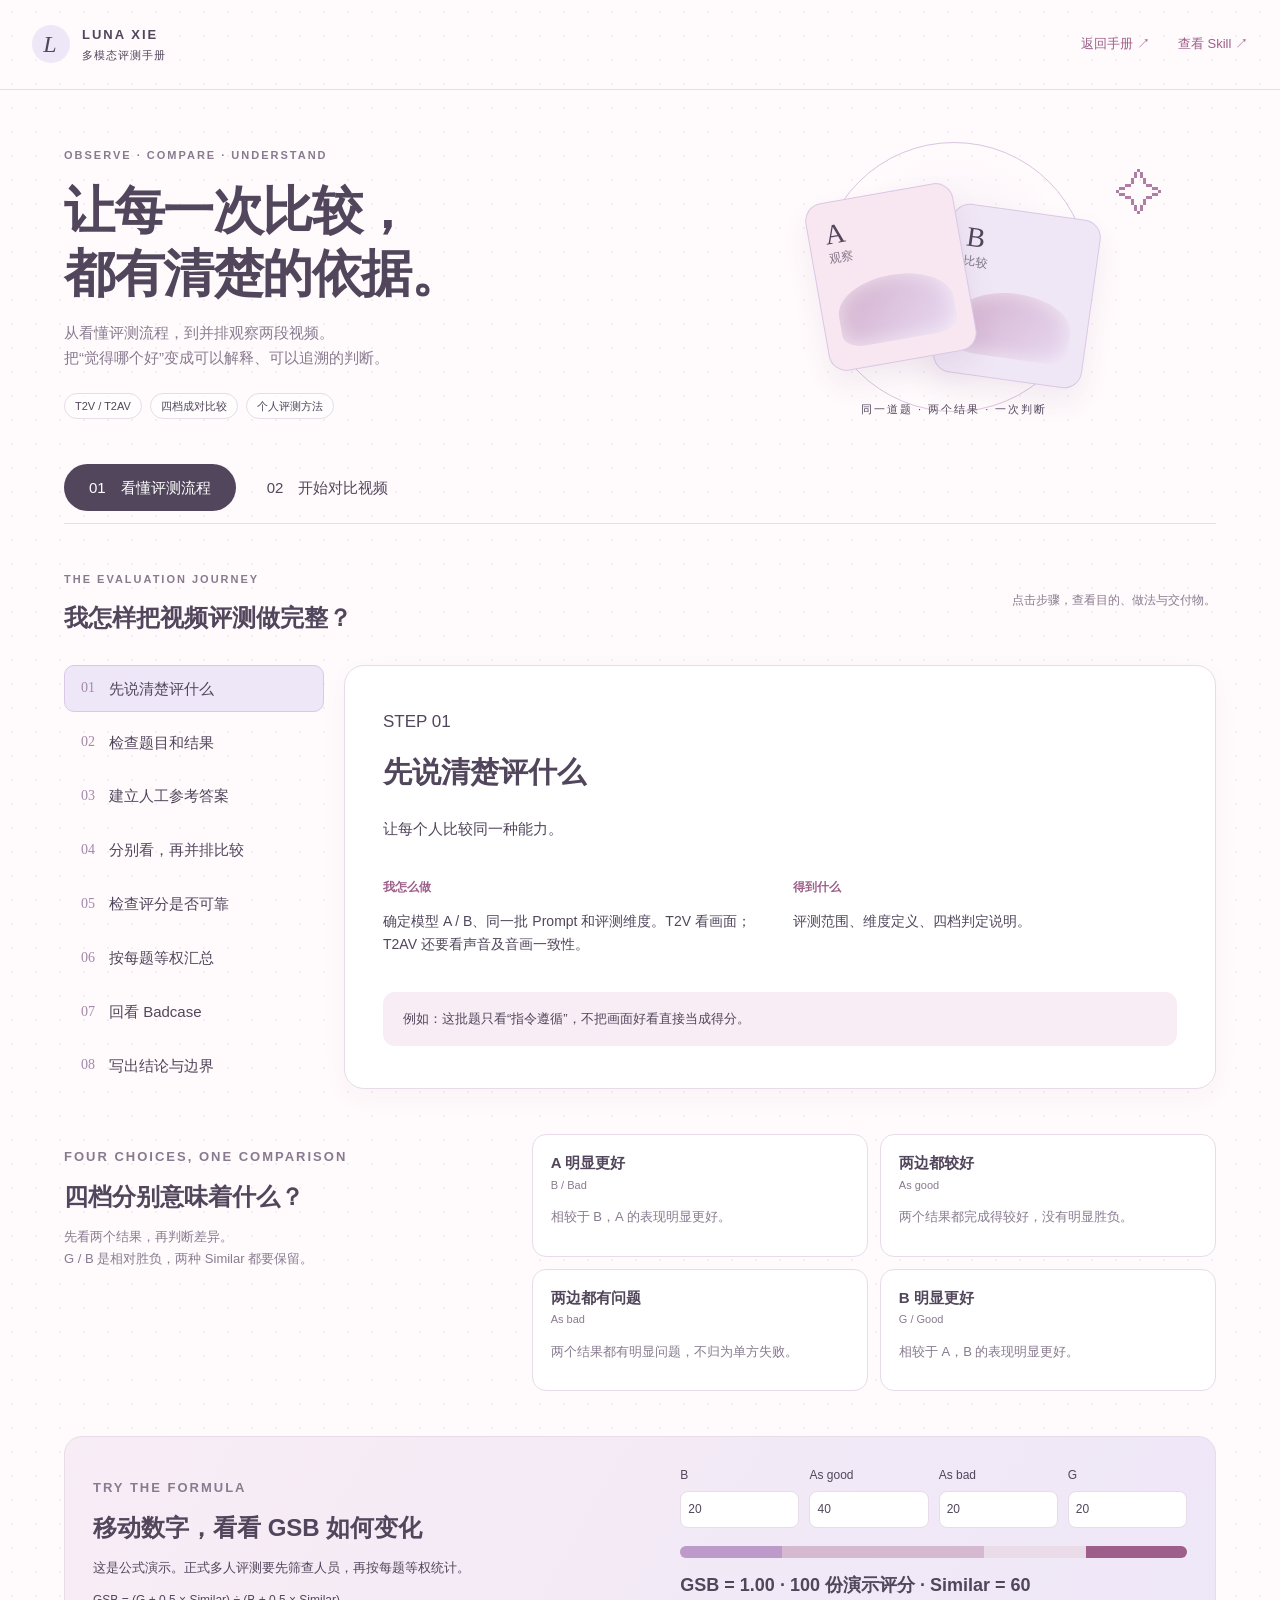
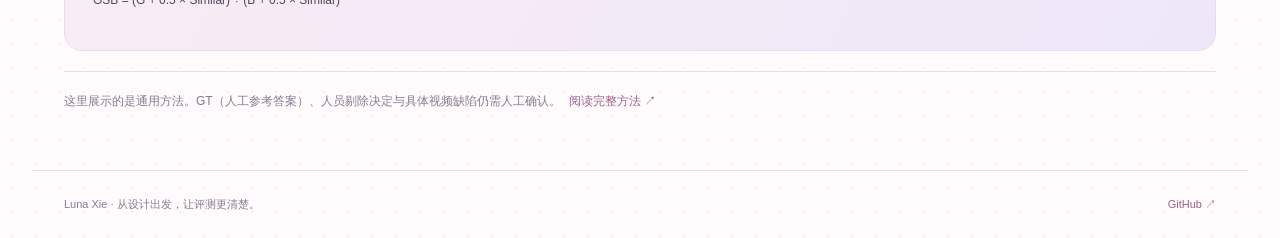
<file: docs/video-workbench/index.html>
<!doctype html>
<html lang="zh-CN"><head><meta charset="utf-8"><meta name="viewport" content="width=device-width,initial-scale=1"><title>视频评测工作台 · Luna Xie</title><link rel="stylesheet" href="style.css"></head>
<body><header><a class="brand" href="../"><span class="mark">L</span><span>LUNA XIE<small>多模态评测手册</small></span></a><nav><a href="../">返回手册 ↗</a><a href="https://github.com/Xiesy0229/multimodal-agent-evaluation-handbook/tree/main/skills/analyze-pairwise-video-evals">查看 Skill ↗</a></nav></header>
<main><section class="hero"><div><p class="eyebrow">OBSERVE · COMPARE · UNDERSTAND</p><h1>让每一次比较，<br>都有清楚的依据。</h1><p>从看懂评测流程，到并排观察两段视频。<br>把“觉得哪个好”变成可以解释、可以追溯的判断。</p><div class="pills"><span>T2V / T2AV</span><span>四档成对比较</span><span>个人评测方法</span></div></div><div class="hero-art" aria-hidden="true"><div class="orbit"></div><div class="art-card a">A<span>观察</span><div class="wave"></div></div><div class="art-card b">B<span>比较</span><div class="wave"></div></div><span class="star">✧</span><div class="art-note">同一道题 · 两个结果 · 一次判断</div></div></section>
<div class="tabs" role="tablist" aria-label="工作台视图"><button id="guideTab" role="tab" aria-selected="true" aria-controls="guide">01　看懂评测流程</button><button id="viewerTab" role="tab" aria-selected="false" aria-controls="viewer">02　开始对比视频</button></div>
<section id="guide" role="tabpanel" aria-labelledby="guideTab"><div class="section-title"><div><p class="eyebrow">THE EVALUATION JOURNEY</p><h2>我怎样把视频评测做完整？</h2></div><p>点击步骤，查看目的、做法与交付物。</p></div><div class="journey"><div id="steps" class="steps" aria-label="评测步骤"></div><article id="stepDetail" class="step-detail"></article></div>
<section class="explainer"><div><p class="eyebrow">FOUR CHOICES, ONE COMPARISON</p><h2>四档分别意味着什么？</h2><p>先看两个结果，再判断差异。<br>G / B 是相对胜负，两种 Similar 都要保留。</p></div><div class="legend"><div><b>A 明显更好 <small>B / Bad</small></b><p>相较于 B，A 的表现明显更好。</p></div><div><b>两边都较好 <small>As good</small></b><p>两个结果都完成得较好，没有明显胜负。</p></div><div><b>两边都有问题 <small>As bad</small></b><p>两个结果都有明显问题，不归为单方失败。</p></div><div><b>B 明显更好 <small>G / Good</small></b><p>相较于 A，B 的表现明显更好。</p></div></div></section>
<section class="calculator"><div><p class="eyebrow">TRY THE FORMULA</p><h2>移动数字，看看 GSB 如何变化</h2><p>这是公式演示。正式多人评测要先筛查人员，再按每题等权统计。</p><p class="formula">GSB = (G + 0.5 × Similar) ÷ (B + 0.5 × Similar)</p></div><div><div id="calcInputs" class="calc-inputs"></div><div id="calcBar" class="distribution"></div><p id="calcResult" class="calc-result" aria-live="polite"></p></div></section>
<aside class="note">这里展示的是通用方法。GT（人工参考答案）、人员剔除决定与具体视频缺陷仍需人工确认。<a href="../practice/pairwise-video-evaluation/">阅读完整方法 ↗</a></aside></section>
<section id="viewer" role="tabpanel" aria-labelledby="viewerTab" hidden><div class="section-title"><div><p class="eyebrow">YOUR COMPARISON DESK</p><h2>同一条 Prompt，并排看两个结果。</h2></div><div><button id="templateBtn">下载 CSV 模板</button><label class="button primary" for="csvFile">＋ 导入 CSV</label><input id="csvFile" type="file" accept=".csv,text/csv" hidden></div></div><p class="intro">文件在本页内处理，不上传到服务器。播放远程视频时，浏览器会访问你填入的视频地址。标注仅保留在当前页面，完成后请导出。</p>
<div class="dataset-line"><span id="datasetName">演示题集 · 无真实模型结果</span><button id="demoBtn">恢复演示</button><button id="exportBtn">导出标注 CSV ↓</button></div><div class="mapping" id="mapping" hidden><label>Prompt 列<select id="promptCol"></select></label><label>模型 A 列<select id="aCol"></select></label><label>模型 B 列<select id="bCol"></select></label><button id="applyMapping">应用列映射</button></div>
<div class="toolbar"><label class="search">搜索 Prompt<input id="search" type="search" placeholder="输入关键词…"></label><label>标注状态<select id="status"><option value="all">全部题目</option><option value="pending">未标注</option><option value="done">已标注</option><option value="B">A 明显更好</option><option value="G">B 明显更好</option><option value="As good">两边都较好</option><option value="As bad">两边都有问题</option></select></label><label>每页<select id="perPage"><option>3</option><option>6</option><option>12</option></select></label><label>媒体高度<input id="mediaHeight" type="range" min="180" max="500" value="280"></label><label class="check"><input id="loop" type="checkbox" checked>循环播放</label><label class="check"><input id="failed" type="checkbox">仅看加载失败</label></div>
<div id="summary" class="summary"></div><p id="message" role="status" aria-live="polite"></p><div id="sampleList"></div><div class="pager"><button id="prev">← 上一页</button><span id="pageLabel"></span><button id="next">下一页 →</button></div><aside class="note">此工作台记录单人、单次综合比较，不执行人员质检或多人等权统计。与原参考站相比，本版支持本地 CSV 导入与标注导出，不提供服务器路径加载或共享数据链接。</aside></section>
</main><footer>Luna Xie · 从设计出发，让评测更清楚。<a href="https://github.com/Xiesy0229">GitHub ↗</a></footer><script src="app.js"></script></body></html>
</file>
<file: docs/video-workbench/style.css>
:root{--ink:#51465b;--muted:#887b8f;--paper:#fffafc;--line:#e7dce8;--pink:#f8edf5;--lilac:#eee7f8;--accent:#9d5f8a;--height:280px}*{box-sizing:border-box}body{margin:0;color:var(--ink);background:var(--paper);font:15px/1.7 -apple-system,BlinkMacSystemFont,"Segoe UI","PingFang SC",sans-serif;background-image:radial-gradient(#aa8fab20 1px,transparent 1px);background-size:24px 24px}a{color:var(--accent);text-decoration:none}a:hover{text-decoration:underline}button,input,select,textarea{font:inherit;color:inherit}button,.button{cursor:pointer;border:1px solid var(--line);border-radius:10px;padding:9px 16px;background:white;display:inline-block;transition:.2s}button:hover,.button:hover{border-color:#b48eb0;background:#fbf4fa}button:disabled{opacity:.45;cursor:default}button:focus-visible,a:focus-visible,input:focus-visible,select:focus-visible,textarea:focus-visible{outline:3px solid #c071a780;outline-offset:3px}.primary{background:var(--ink);color:white;border-color:var(--ink)}.primary:hover{background:#705973;color:white}header{max-width:1280px;margin:auto;display:flex;align-items:center;justify-content:space-between;padding:24px 32px;border-bottom:1px solid var(--line)}.brand{display:flex;gap:12px;align-items:center;color:var(--ink);font-size:13px;font-weight:700;letter-spacing:2px}.brand small{display:block;font-size:11px;letter-spacing:1px;font-weight:400}.mark{width:38px;height:38px;display:grid;place-items:center;border-radius:50%;background:var(--lilac);font:italic 24px Georgia}nav{display:flex;gap:28px;font-size:13px}main{max-width:1216px;margin:auto;padding:0 32px}.hero{display:grid;grid-template-columns:1.2fr 1fr;align-items:center;min-height:360px;padding:42px 0}.eyebrow{font-size:11px;letter-spacing:2px;font-weight:700;color:var(--muted)}h1{font-size:clamp(32px,4vw,51px);line-height:1.24;letter-spacing:-1.5px;font-weight:650;margin:14px 0}h2{font-size:24px;line-height:1.4;margin:8px 0}p{margin:12px 0}.hero p:not(.eyebrow){color:var(--muted)}.pills{display:flex;gap:8px;margin-top:22px}.pills span,.tag{font-size:11px;border:1px solid var(--line);padding:3px 10px;border-radius:30px;background:#ffffffaa}.hero-art{height:290px;position:relative;display:flex;align-items:center;justify-content:center;isolation:isolate}.orbit{position:absolute;width:270px;height:270px;border:1px solid #d9c5df;border-radius:50%;background:radial-gradient(circle,#ede2f180,transparent 65%)}.art-card{width:150px;height:170px;border-radius:18px;background:#f0e7f6;border:1px solid #d9c8e4;box-shadow:0 14px 28px #6b427516;padding:16px;font:28px Georgia;position:relative}.art-card.a{transform:rotate(-10deg);z-index:1;background:#f8e6f1}.art-card.b{transform:rotate(8deg);margin-left:-24px;margin-top:38px}.art-card span{display:block;font:12px sans-serif;opacity:.7}.wave{height:65px;margin-top:17px;border-radius:50% 50% 20% 20%;background:linear-gradient(130deg,#d3b0cd,#e8d9f2);box-shadow:inset 0 0 20px #fff9}.star{font:48px Georgia;position:absolute;right:10%;top:12%;color:#af7ea2}.art-note{position:absolute;bottom:3px;font-size:11px;letter-spacing:2px}.tabs{display:flex;gap:6px;border-bottom:1px solid var(--line);padding-bottom:12px;margin-bottom:34px}.tabs button{border:0;border-radius:30px;padding:11px 25px;background:transparent}.tabs button[aria-selected=true]{background:var(--ink);color:white}.section-title{display:flex;justify-content:space-between;align-items:center;gap:20px;margin-bottom:22px}.section-title>p{font-size:12px;color:var(--muted)}.section-title .button{margin-left:6px}.journey{display:grid;grid-template-columns:260px 1fr;gap:20px}.steps{display:grid;gap:6px}.steps button{display:flex;align-items:center;gap:14px;text-align:left;background:transparent;border-color:transparent}.steps button span{font:14px Georgia;color:#a489aa}.steps button.active{background:var(--lilac);border-color:#dac9e6}.step-detail{background:white;border:1px solid var(--line);border-radius:20px;padding:30px 38px;box-shadow:0 8px 28px #6a417009}.step-detail h3{font-size:29px;margin:10px 0 18px}.step-detail .goal{font-size:17px}.detail-grid{display:grid;grid-template-columns:1fr 1fr;gap:25px;margin-top:20px}.detail-grid h4{font-size:12px;color:var(--accent);margin-bottom:7px}.detail-grid p{font-size:14px}.example{margin-top:23px;background:var(--pink);border-radius:12px;padding:16px 20px;font-size:13px}.explainer{display:grid;grid-template-columns:1fr 1.6fr;gap:40px;padding:45px 0}.explainer p{color:var(--muted);font-size:13px}.legend{display:grid;grid-template-columns:1fr 1fr;gap:12px}.legend>div{padding:15px 18px;background:#fff;border:1px solid var(--line);border-radius:14px}.legend small{display:block;color:var(--muted);font-size:11px;font-weight:400}.calculator{display:grid;grid-template-columns:1.1fr 1fr;gap:30px;padding:28px;border:1px solid var(--line);border-radius:18px;background:linear-gradient(120deg,#f8edf5,#eee7f8)}.calculator p{font-size:13px}.formula{font-size:12px!important;line-height:1.6}.calc-inputs{display:grid;grid-template-columns:repeat(4,1fr);gap:10px}.calc-inputs label{font-size:12px}.calc-inputs input{width:100%;margin-top:6px;padding:7px;border:1px solid var(--line);border-radius:8px}.distribution{height:12px;background:#dfd5e3;border-radius:10px;display:flex;overflow:hidden;margin-top:18px}.distribution span{transition:width .2s}.calc-result{font-size:18px!important;font-weight:600}.note{padding:19px 0;margin:20px 0;border-top:1px solid var(--line);font-size:12px;color:var(--muted)}.note a{margin-left:8px}.intro{font-size:12px;color:var(--muted)}.dataset-line{display:flex;align-items:center;gap:12px;margin:25px 0 15px;font-size:13px}.dataset-line span{margin-right:auto}.mapping,.toolbar{display:flex;gap:15px;flex-wrap:wrap;padding:18px;background:#fff;border:1px solid var(--line);border-radius:14px;margin:12px 0}.toolbar label,.mapping label{display:flex;flex-direction:column;gap:5px;font-size:11px;color:var(--muted)}select,input[type=search]{padding:7px 10px;border:1px solid var(--line);border-radius:8px;background:var(--paper);min-height:36px}.search{flex:1;min-width:190px}.toolbar .check{flex-direction:row;align-items:center;color:var(--ink)}input[type=range]{accent-color:var(--accent);width:130px}.summary{display:grid;grid-template-columns:repeat(4,1fr);gap:12px;margin:18px 0}.summary>div{border:1px solid var(--line);border-radius:12px;background:var(--paper);padding:14px 18px;font-size:11px;color:var(--muted)}.summary b{display:block;font-size:21px;color:var(--ink);font-weight:600}.sample{margin:20px 0 28px;border:1px solid var(--line);border-radius:20px;background:white;overflow:hidden}.sample-head{display:flex;justify-content:space-between;align-items:center;background:#faf5fb;padding:15px 22px;font-size:13px}.sample-head b{margin-right:12px}.prompt{padding:15px 22px;font-size:14px}.prompt summary{cursor:pointer;color:var(--accent);font-size:12px}.prompt p{white-space:pre-wrap;margin:6px 0 12px}.media-grid{display:grid;grid-template-columns:1fr 1fr;gap:16px;padding:0 22px 18px}.media-panel h3{font-size:12px;font-weight:500;margin:0 0 9px}.media-panel h3 b{display:inline-grid;place-items:center;width:24px;height:24px;background:var(--lilac);border-radius:7px;margin-right:8px}.media-panel:nth-child(2) h3 b{background:var(--pink)}video,.placeholder{width:100%;height:var(--height);object-fit:contain;background:#25202c;border-radius:12px}.placeholder{display:flex;align-items:center;justify-content:center;flex-direction:column;color:#9585a0;background:linear-gradient(145deg,#f4edf8,#eee5f1);border:1px dashed #d5c5df;gap:8px;font-size:12px}.placeholder span{font-size:35px;color:#b49ebf}.media-error{color:#a14371;font-size:12px}.media-link{font-size:11px;display:inline-block;max-width:100%;overflow-wrap:anywhere}.play-controls{display:flex;gap:9px;padding:0 22px 16px;align-items:center}.play-controls button,.play-controls select{font-size:11px}.rating-area{padding:18px 22px;border-top:1px solid var(--line)}.rating-area>p{font-size:12px;margin:0 0 10px}.ratings{display:grid;grid-template-columns:repeat(4,1fr);gap:8px}.ratings button{font-size:12px;padding:10px 8px}.ratings button small{display:block;color:var(--muted);font-size:10px}.ratings button.selected{border-color:var(--accent);background:var(--pink);box-shadow:inset 0 0 0 1px var(--accent)}.rating-area textarea{width:100%;margin-top:12px;min-height:63px;resize:vertical;border:1px solid var(--line);border-radius:10px;padding:10px;font-size:12px}.pager{display:flex;justify-content:center;gap:24px;align-items:center;margin:30px;font-size:13px}#message{font-size:13px;color:var(--accent)}.empty{padding:50px;text-align:center;border:1px dashed var(--line);border-radius:14px}footer{max-width:1216px;margin:40px auto 0;padding:24px 32px;border-top:1px solid var(--line);font-size:11px;color:var(--muted);display:flex;justify-content:space-between}[hidden]{display:none!important}@media(max-width:760px){header{padding:18px}nav{gap:12px;font-size:10px}main{padding:0 18px}.hero{grid-template-columns:1fr;padding:28px 0}.hero-art{display:none}.hero h1{font-size:34px}.journey{grid-template-columns:1fr}.steps{grid-template-columns:repeat(2,1fr)}.steps button{font-size:12px}.step-detail{padding:24px}.detail-grid,.explainer,.calculator{grid-template-columns:1fr}.section-title{align-items:flex-start;flex-direction:column}.media-grid{grid-template-columns:1fr}.ratings{grid-template-columns:1fr 1fr}.summary{grid-template-columns:1fr 1fr}.dataset-line{flex-wrap:wrap}.dataset-line span{width:100%}.calculator{padding:20px}.tabs button{font-size:12px;padding:10px 14px}h2{font-size:21px}.pills{flex-wrap:wrap}}
</file>
